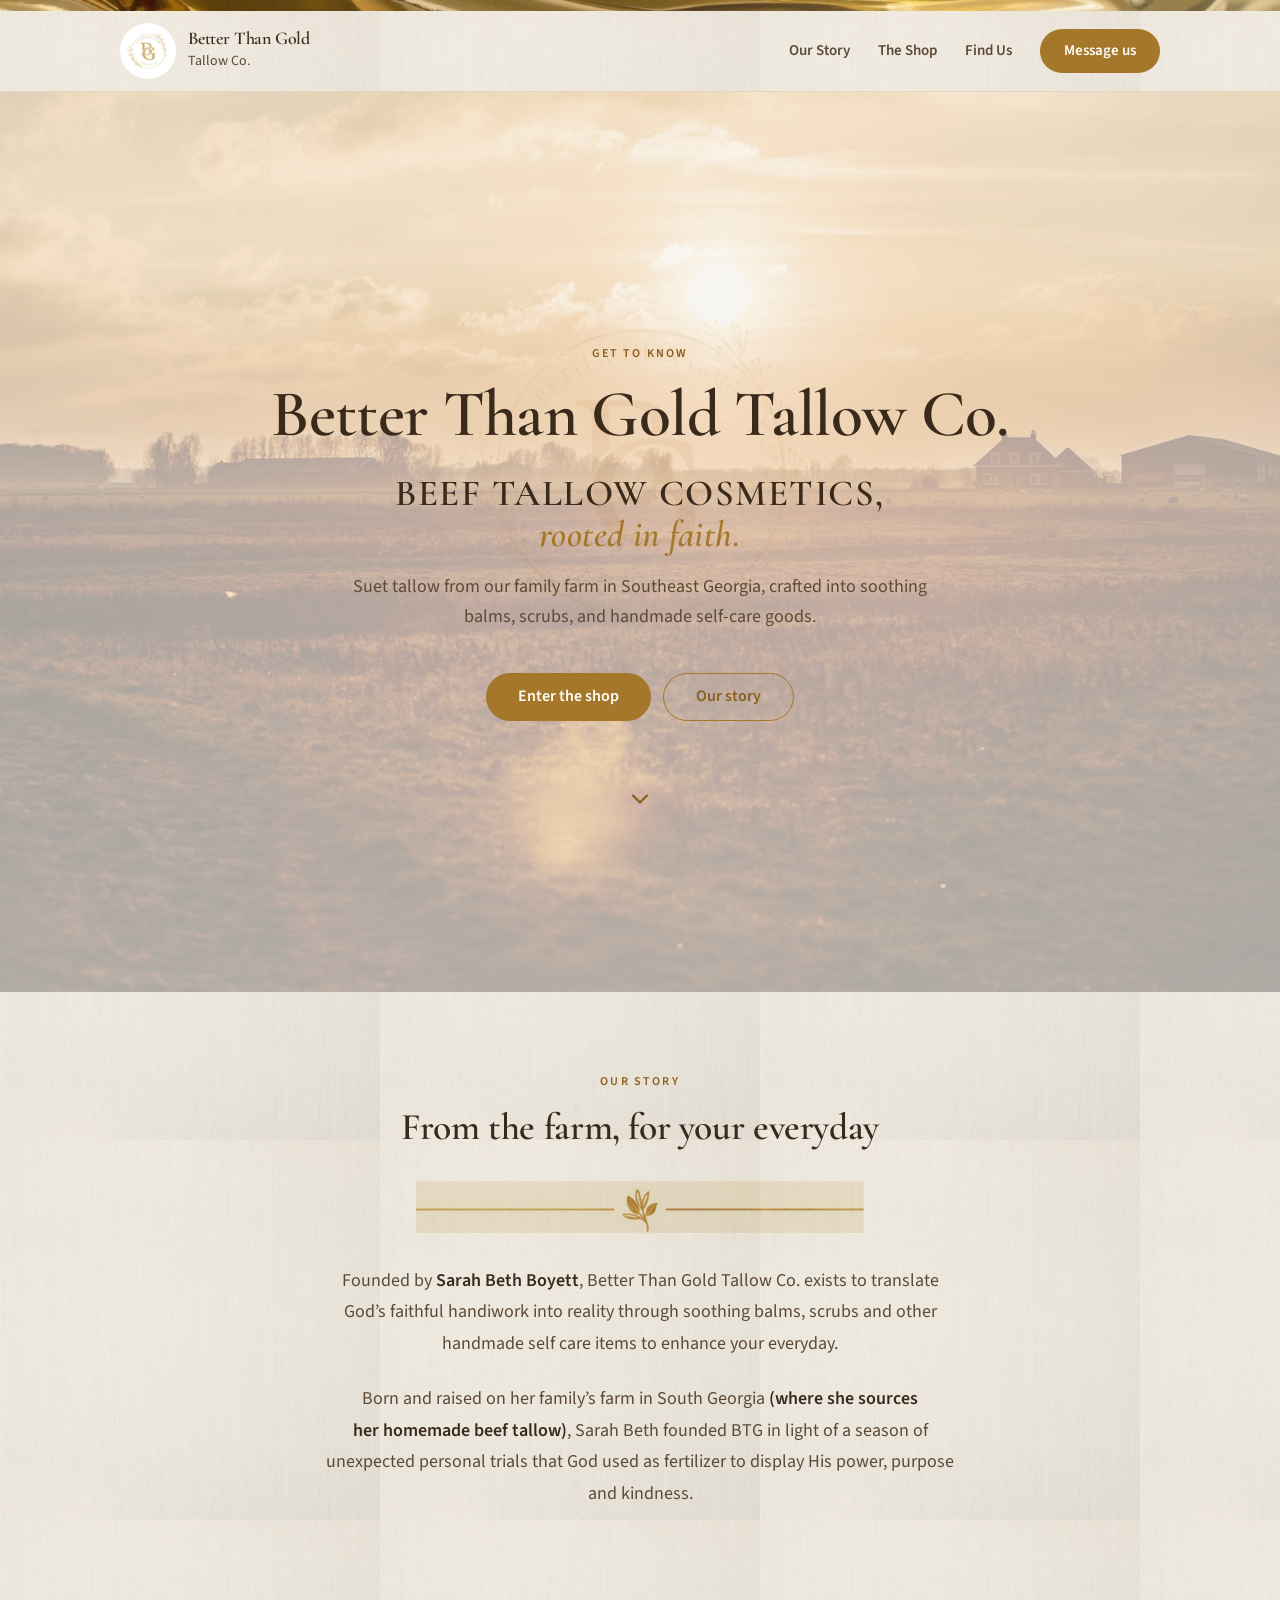
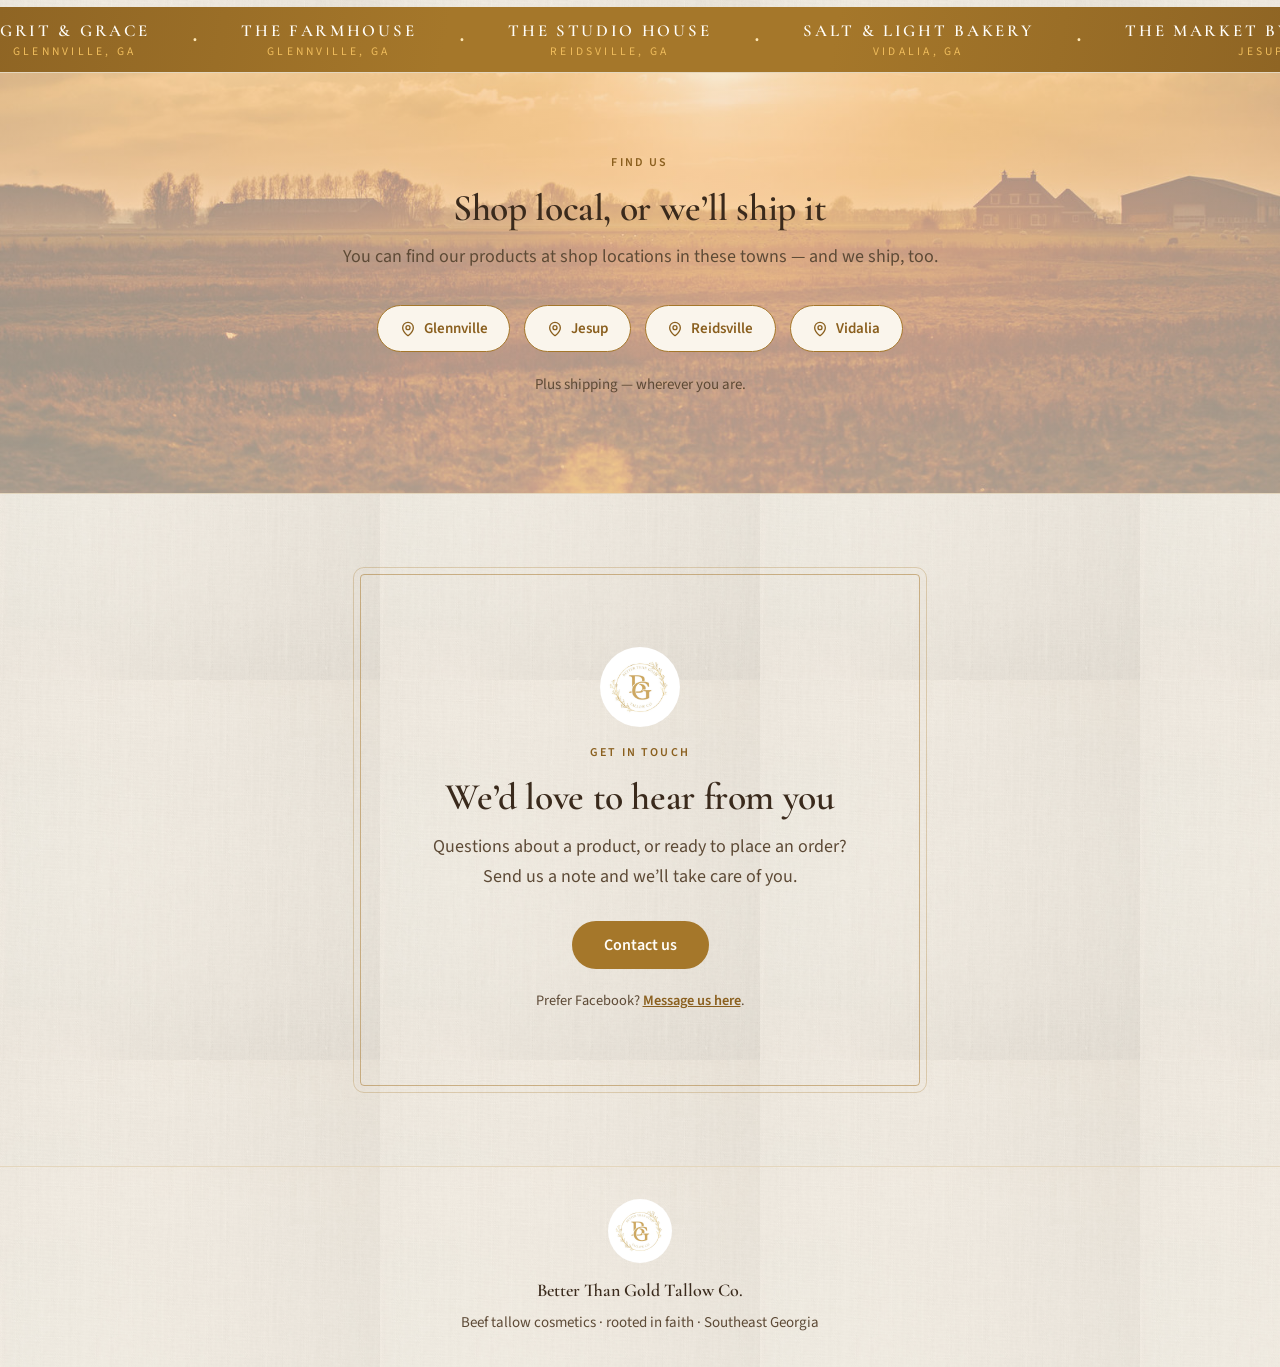
<file: index.html>
<!DOCTYPE html>
<html lang="en">
<head>
  <meta charset="UTF-8">
  <meta name="viewport" content="width=device-width, initial-scale=1.0">
  <title>Better Than Gold Tallow Co.</title>
  <meta name="description" content="Handmade beef tallow cosmetics from our family farm in Southeast Georgia. Balms, scrubs & more — rooted in faith. Find us in Glennville, Jesup, Reidsville & Vidalia, plus shipping.">
  <meta name="theme-color" content="#a5772a">
  <link rel="icon" type="image/png" href="brand/favicon.png">
  <link rel="apple-touch-icon" href="brand/favicon.png">
  <link rel="preconnect" href="https://fonts.googleapis.com">
  <link rel="preconnect" href="https://fonts.gstatic.com" crossorigin>
  <link href="https://fonts.googleapis.com/css2?family=Cormorant+Garamond:ital,wght@0,400;0,500;0,600;0,700;1,500;1,600&family=Great+Vibes&family=Source+Sans+3:ital,wght@0,400;0,600;1,400&display=swap" rel="stylesheet">
  <link rel="stylesheet" href="styles.css">
</head>
<body>
  <div class="site-shell" id="top">
    <div class="gold-bar" aria-hidden="true"></div>
    <header class="site-header">
      <div class="header-inner">
        <a class="brand" href="./">
          <img class="logo-circle logo-circle-sm" src="brand/logo.jpg" alt="" aria-hidden="true">
          <span>
            <span class="brand-name">Better Than Gold</span>
            <span class="brand-sub">Tallow Co.</span>
          </span>
        </a>
        <nav class="desktop-nav" aria-label="Main">
          <a href="#story">Our Story</a>
          <a href="products/">The Shop</a>
          <a href="#find-us">Find Us</a>
          <a class="btn btn-gold btn-md" href="https://www.facebook.com/share/1DVY5gSKAP/" target="_blank" rel="noopener noreferrer">Message us</a>
        </nav>
        <button class="nav-toggle" type="button" aria-label="Open menu" aria-expanded="false">
          <svg class="icon-menu" xmlns="http://www.w3.org/2000/svg" width="24" height="24" viewBox="0 0 24 24" fill="none" stroke="currentColor" stroke-width="2" stroke-linecap="round" stroke-linejoin="round" aria-hidden="true"><path d="M4 5h16"/><path d="M4 12h16"/><path d="M4 19h16"/></svg>
        </button>
      </div>
      <nav class="mobile-nav" aria-label="Mobile">
        <a href="#story">Our Story</a>
        <a href="products/">The Shop</a>
        <a href="#find-us">Find Us</a>
        <a class="btn btn-gold btn-lg" href="https://www.facebook.com/share/1DVY5gSKAP/" target="_blank" rel="noopener noreferrer">Message us</a>
      </nav>
    </header>

    <main>
      <section class="intro-hero">
        <img class="hero-watermark hero-watermark-img" src="brand/logo.jpg" alt="" aria-hidden="true">
        <p class="eyebrow intro-kicker rise rise-2">Get to know</p>
        <h1 class="intro-title rise rise-3">Better Than Gold Tallow Co.</h1>
        <p class="intro-script rise rise-4">Beef tallow cosmetics,<br><em>rooted in faith.</em></p>
        <p class="lede rise rise-4">Suet tallow from our family farm in Southeast Georgia, crafted into soothing balms, scrubs, and handmade self-care goods.</p>
        <div class="hero-actions rise rise-5">
          <a class="btn btn-gold btn-lg" href="products/">Enter the shop</a>
          <a class="btn btn-outline btn-lg" href="#story">Our story</a>
        </div>
        <a class="bob" href="#story" aria-label="Scroll to our story">
          <svg xmlns="http://www.w3.org/2000/svg" width="28" height="28" viewBox="0 0 24 24" fill="none" stroke="currentColor" stroke-width="2" stroke-linecap="round" stroke-linejoin="round" aria-hidden="true"><path d="m6 9 6 6 6-6"/></svg>
        </a>
      </section>


      <section id="story" class="section">
        <div class="narrow">
          <p class="eyebrow">Our story</p>
          <h2>From the farm, for your everyday</h2>
          <img class="gold-divider divider-space" src="textures/divider.jpg" alt="" aria-hidden="true">
          <p class="story-copy">Founded by <strong>Sarah Beth Boyett</strong>, Better Than Gold Tallow Co. exists to translate God&rsquo;s faithful handiwork into reality through soothing balms, scrubs and other handmade self care items to enhance your everyday.</p>
          <p class="story-copy">Born and raised on her family&rsquo;s farm in South Georgia <strong>(where she sources her homemade beef tallow)</strong>, Sarah Beth founded BTG in light of a season of unexpected personal trials that God used as fertilizer to display His power, purpose and kindness.</p>
        </div>
      </section>

      <div class="partner-marquee" aria-label="Businesses we partner with">
        <div class="marquee-track" id="partnerTrack" aria-hidden="true"></div>
      </div>

      <section id="find-us" class="section find-us">
        <div class="narrow" style="max-width: 680px">
          <p class="eyebrow">Find us</p>
          <h2>Shop local, or we&rsquo;ll ship it</h2>
          <p class="find-copy">You can find our products at shop locations in these towns — and we ship, too.</p>
          <ul class="towns stagger">
            <li>
              <a href="https://www.google.com/maps/search/?api=1&amp;query=Glennville%2C+GA" target="_blank" rel="noopener noreferrer">
                <svg xmlns="http://www.w3.org/2000/svg" width="16" height="16" viewBox="0 0 24 24" fill="none" stroke="currentColor" stroke-width="2" stroke-linecap="round" stroke-linejoin="round" aria-hidden="true"><path d="M20 10c0 4.993-5.539 10.193-7.399 11.799a1 1 0 0 1-1.202 0C9.539 20.193 4 14.993 4 10a8 8 0 0 1 16 0"/><circle cx="12" cy="10" r="3"/></svg>
                Glennville
              </a>
            </li>
            <li>
              <a href="https://www.google.com/maps/search/?api=1&amp;query=Jesup%2C+GA" target="_blank" rel="noopener noreferrer">
                <svg xmlns="http://www.w3.org/2000/svg" width="16" height="16" viewBox="0 0 24 24" fill="none" stroke="currentColor" stroke-width="2" stroke-linecap="round" stroke-linejoin="round" aria-hidden="true"><path d="M20 10c0 4.993-5.539 10.193-7.399 11.799a1 1 0 0 1-1.202 0C9.539 20.193 4 14.993 4 10a8 8 0 0 1 16 0"/><circle cx="12" cy="10" r="3"/></svg>
                Jesup
              </a>
            </li>
            <li>
              <a href="https://www.google.com/maps/search/?api=1&amp;query=Reidsville%2C+GA" target="_blank" rel="noopener noreferrer">
                <svg xmlns="http://www.w3.org/2000/svg" width="16" height="16" viewBox="0 0 24 24" fill="none" stroke="currentColor" stroke-width="2" stroke-linecap="round" stroke-linejoin="round" aria-hidden="true"><path d="M20 10c0 4.993-5.539 10.193-7.399 11.799a1 1 0 0 1-1.202 0C9.539 20.193 4 14.993 4 10a8 8 0 0 1 16 0"/><circle cx="12" cy="10" r="3"/></svg>
                Reidsville
              </a>
            </li>
            <li>
              <a href="https://www.google.com/maps/search/?api=1&amp;query=Vidalia%2C+GA" target="_blank" rel="noopener noreferrer">
                <svg xmlns="http://www.w3.org/2000/svg" width="16" height="16" viewBox="0 0 24 24" fill="none" stroke="currentColor" stroke-width="2" stroke-linecap="round" stroke-linejoin="round" aria-hidden="true"><path d="M20 10c0 4.993-5.539 10.193-7.399 11.799a1 1 0 0 1-1.202 0C9.539 20.193 4 14.993 4 10a8 8 0 0 1 16 0"/><circle cx="12" cy="10" r="3"/></svg>
                Vidalia
              </a>
            </li>
          </ul>
          <p class="shipping">Plus shipping — wherever you are.</p>
        </div>
      </section>


      <section id="contact" class="section">
        <div class="letter-card">
          <img class="logo-circle logo-circle-lg" src="brand/logo.jpg" alt="">
          <p class="eyebrow">Get in touch</p>
          <h2>We&rsquo;d love to hear from you</h2>
          <p class="letter-copy">Questions about a product, or ready to place an order? Send us a note and we&rsquo;ll take care of you.</p>
          <button class="btn btn-gold btn-lg" type="button" id="contact-toggle" aria-expanded="false" aria-controls="contact-form-wrap">Contact us</button>
          <div class="contact-form-wrap" id="contact-form-wrap" hidden>
            <form id="contact-form" class="contact-form" novalidate>
              <div class="field-row">
                <label class="field"><span>Name</span><input type="text" name="name" required autocomplete="name" placeholder="Your name"></label>
                <label class="field"><span>Email</span><input type="email" name="email" required autocomplete="email" placeholder="you@example.com"></label>
              </div>
              <label class="field"><span>Phone <em>(optional)</em></span><input type="tel" name="phone" autocomplete="tel" placeholder="Your phone number"></label>
              <fieldset class="field field-type">
                <legend>I&rsquo;m reaching out as a&hellip;</legend>
                <div class="pill-row">
                  <label class="pill"><input type="radio" name="customer_type" value="Consumer" checked><span>Consumer</span></label>
                  <label class="pill"><input type="radio" name="customer_type" value="Business"><span>Business</span></label>
                </div>
              </fieldset>
              <label class="field"><span>Message</span><textarea name="message" rows="4" required placeholder="What can we help you with?"></textarea></label>
              <button class="btn btn-gold btn-lg" type="submit">Send message</button>
              <p class="form-note" role="status" aria-live="polite"></p>
            </form>
          </div>
          <p class="fb-alt">Prefer Facebook? <a href="https://www.facebook.com/share/1DVY5gSKAP/" target="_blank" rel="noopener noreferrer">Message us here</a>.</p>
        </div>
      </section>
    </main>

    <footer class="site-footer">
      <img class="logo-circle logo-circle-md" src="brand/logo.jpg" alt="" aria-hidden="true">
      <p class="footer-name">Better Than Gold Tallow Co.</p>
      <p class="footer-sub">Beef tallow cosmetics · rooted in faith · Southeast Georgia</p>
    </footer>
  </div>

  <script type="application/ld+json">
  {
    "@context": "https://schema.org",
    "@type": "Store",
    "name": "Better Than Gold Tallow Co.",
    "description": "Handmade beef tallow cosmetics from a family farm in Southeast Georgia. Rooted in faith.",
    "founder": { "@type": "Person", "name": "Sarah Beth Boyett" },
    "areaServed": ["Glennville, GA", "Jesup, GA", "Reidsville, GA", "Vidalia, GA"],
    "sameAs": ["https://www.facebook.com/share/1DVY5gSKAP/"]
  }
  </script>
  <script src="nav.js"></script>
</body>
</html>
</file>
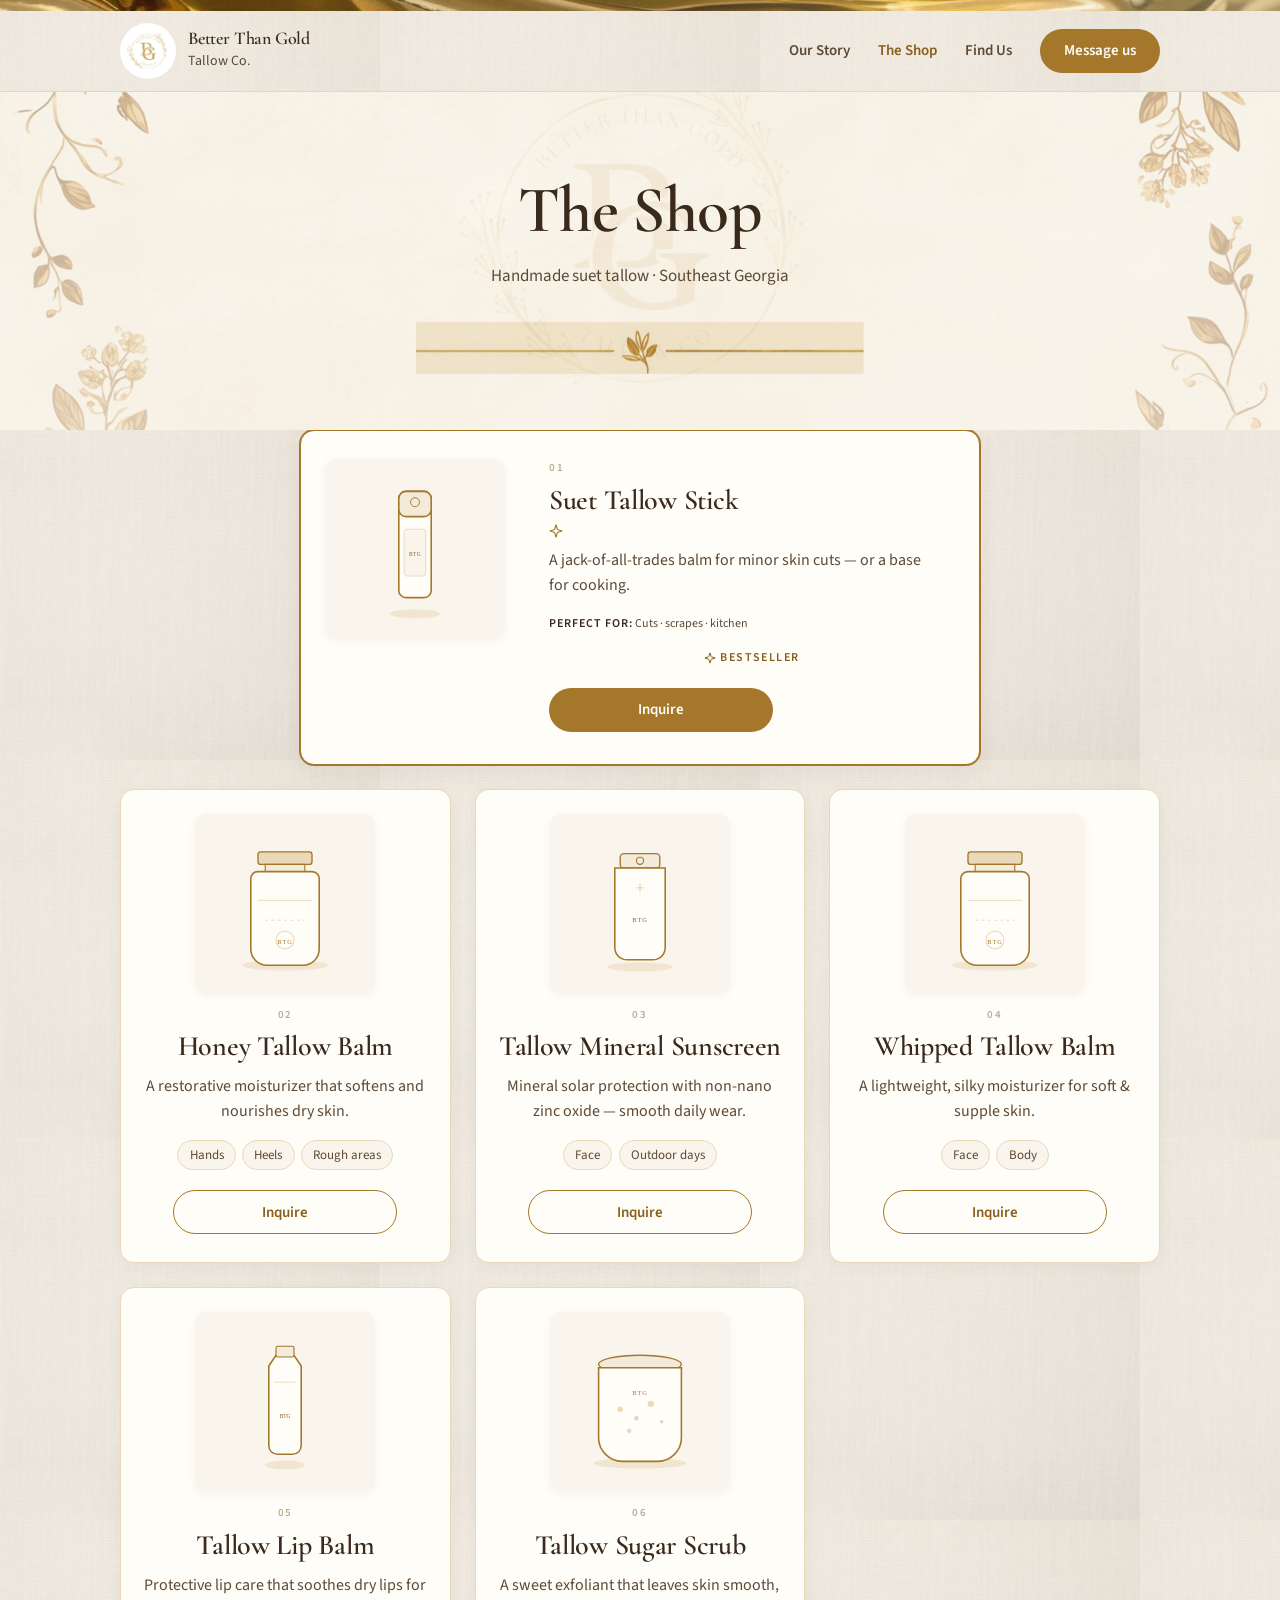
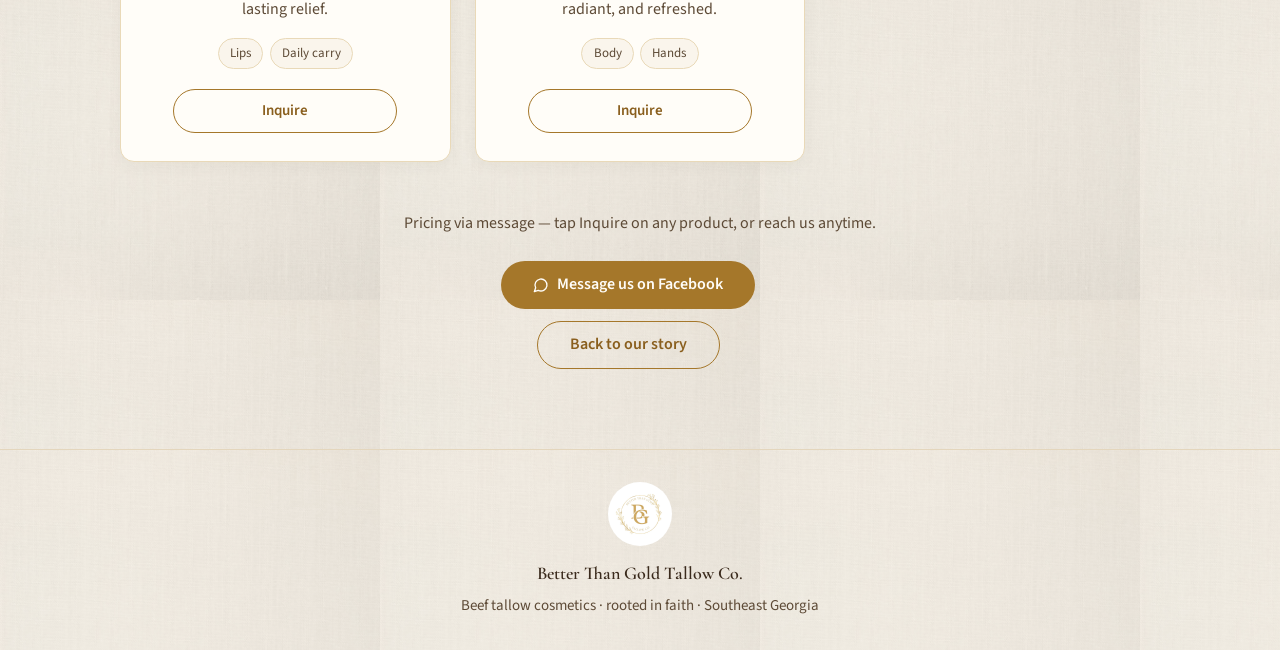
<file: products/index.html>
<!DOCTYPE html>
<html lang="en">
<head>
  <meta charset="UTF-8">
  <meta name="viewport" content="width=device-width, initial-scale=1.0">
  <title>The Shop · Better Than Gold Tallow Co.</title>
  <meta name="description" content="Honey Tallow Balm, mineral sunscreen, whipped balm, lip balm, sugar scrub, and the Suet Tallow Stick — handmade in Southeast Georgia.">
  <meta name="theme-color" content="#a5772a">
  <link rel="icon" type="image/png" href="../brand/favicon.png">
  <link rel="apple-touch-icon" href="../brand/favicon.png">
  <link rel="preconnect" href="https://fonts.googleapis.com">
  <link rel="preconnect" href="https://fonts.gstatic.com" crossorigin>
  <link href="https://fonts.googleapis.com/css2?family=Cormorant+Garamond:ital,wght@0,400;0,500;0,600;0,700;1,500;1,600&family=Great+Vibes&family=Source+Sans+3:ital,wght@0,400;0,600;1,400&display=swap" rel="stylesheet">
  <link rel="stylesheet" href="../styles.css">
</head>
<body>
  <div class="site-shell" id="top">
    <div class="gold-bar" aria-hidden="true"></div>
    <header class="site-header">
      <div class="header-inner">
        <a class="brand" href="../">
          <img class="logo-circle logo-circle-sm" src="../brand/logo.jpg" alt="" aria-hidden="true">
          <span>
            <span class="brand-name">Better Than Gold</span>
            <span class="brand-sub">Tallow Co.</span>
          </span>
        </a>
        <nav class="desktop-nav" aria-label="Main">
          <a href="../#story">Our Story</a>
          <a class="is-active" href="./">The Shop</a>
          <a href="../#find-us">Find Us</a>
          <a class="btn btn-gold btn-md" href="https://www.facebook.com/share/1DVY5gSKAP/" target="_blank" rel="noopener noreferrer">Message us</a>
        </nav>
        <button class="nav-toggle" type="button" aria-label="Open menu" aria-expanded="false">
          <svg class="icon-menu" xmlns="http://www.w3.org/2000/svg" width="24" height="24" viewBox="0 0 24 24" fill="none" stroke="currentColor" stroke-width="2" stroke-linecap="round" stroke-linejoin="round" aria-hidden="true"><path d="M4 5h16"/><path d="M4 12h16"/><path d="M4 19h16"/></svg>
        </button>
      </div>
      <nav class="mobile-nav" aria-label="Mobile">
        <a href="../#story">Our Story</a>
        <a href="./">The Shop</a>
        <a href="../#find-us">Find Us</a>
        <a class="btn btn-gold btn-lg" href="https://www.facebook.com/share/1DVY5gSKAP/" target="_blank" rel="noopener noreferrer">Message us</a>
      </nav>
    </header>

    <main>
      <section class="shop-hero">
        <img class="hero-watermark hero-watermark-img" src="../brand/logo.jpg" alt="" aria-hidden="true">
        <h1 class="shop-title rise">The Shop</h1>
        <p class="shop-subline rise rise-2">Handmade suet tallow · Southeast Georgia</p>
        <img class="gold-divider divider-space" src="../textures/divider.jpg" alt="" aria-hidden="true">
      </section>

      <!-- Featured bestseller -->
      <div class="featured-row">
        <article class="product-card product-card-framed is-bestseller is-featured stagger">
          <div class="product-media">
            <img src="silhouettes/stick.svg" alt="" width="200" height="200" loading="lazy">
          </div>
          <p class="product-num">01</p>
          <h2 class="product-name">Suet Tallow Stick</h2>
          <svg class="sparkle" xmlns="http://www.w3.org/2000/svg" viewBox="0 0 24 24" fill="none" stroke="currentColor" stroke-width="2" stroke-linecap="round" stroke-linejoin="round" aria-hidden="true"><path d="M9.937 15.5A2 2 0 0 0 8.5 14.063l-6.135-1.582a.5.5 0 0 1 0-.962L8.5 9.936A2 2 0 0 0 9.937 8.5l1.582-6.135a.5.5 0 0 1 .963 0L14.063 8.5A2 2 0 0 0 15.5 9.937l6.135 1.581a.5.5 0 0 1 0 .964L15.5 14.063a2 2 0 0 0-1.437 1.437l-1.582 6.135a.5.5 0 0 1-.963 0z"/></svg>
          <p class="product-blurb">A jack-of-all-trades balm for minor skin cuts — or a base for cooking.</p>
          <p class="perfect-for">Perfect for: <span>Cuts · scrapes · kitchen</span></p>
          <p class="bestseller">
            <svg xmlns="http://www.w3.org/2000/svg" viewBox="0 0 24 24" fill="none" stroke="currentColor" stroke-width="2" stroke-linecap="round" stroke-linejoin="round" aria-hidden="true"><path d="M9.937 15.5A2 2 0 0 0 8.5 14.063l-6.135-1.582a.5.5 0 0 1 0-.962L8.5 9.936A2 2 0 0 0 9.937 8.5l1.582-6.135a.5.5 0 0 1 .963 0L14.063 8.5A2 2 0 0 0 15.5 9.937l6.135 1.581a.5.5 0 0 1 0 .964L15.5 14.063a2 2 0 0 0-1.437 1.437l-1.582 6.135a.5.5 0 0 1-.963 0z"/></svg>
            Bestseller
          </p>
          <a class="btn btn-gold btn-md btn-inquire" href="https://www.facebook.com/share/1DVY5gSKAP/" target="_blank" rel="noopener noreferrer">Inquire</a>
        </article>
      </div>

      <ol class="product-grid stagger">
        <li class="product-card product-card-framed">
          <div class="product-media">
            <img src="silhouettes/jar.svg" alt="" width="200" height="200" loading="lazy">
          </div>
          <p class="product-num">02</p>
          <h2 class="product-name">Honey Tallow Balm</h2>
          <p class="product-blurb">A restorative moisturizer that softens and nourishes dry skin.</p>
          <div class="chip-row" aria-label="Perfect for">
            <span class="chip">Hands</span>
            <span class="chip">Heels</span>
            <span class="chip">Rough areas</span>
          </div>
          <a class="btn btn-outline btn-md btn-inquire" href="https://www.facebook.com/share/1DVY5gSKAP/" target="_blank" rel="noopener noreferrer">Inquire</a>
        </li>
        <li class="product-card product-card-framed">
          <div class="product-media">
            <img src="silhouettes/sunscreen.svg" alt="" width="200" height="200" loading="lazy">
          </div>
          <p class="product-num">03</p>
          <h2 class="product-name">Tallow Mineral Sunscreen</h2>
          <p class="product-blurb">Mineral solar protection with non-nano zinc oxide — smooth daily wear.</p>
          <div class="chip-row" aria-label="Perfect for">
            <span class="chip">Face</span>
            <span class="chip">Outdoor days</span>
          </div>
          <a class="btn btn-outline btn-md btn-inquire" href="https://www.facebook.com/share/1DVY5gSKAP/" target="_blank" rel="noopener noreferrer">Inquire</a>
        </li>
        <li class="product-card product-card-framed">
          <div class="product-media">
            <img src="silhouettes/jar.svg" alt="" width="200" height="200" loading="lazy">
          </div>
          <p class="product-num">04</p>
          <h2 class="product-name">Whipped Tallow Balm</h2>
          <p class="product-blurb">A lightweight, silky moisturizer for soft &amp; supple skin.</p>
          <div class="chip-row" aria-label="Perfect for">
            <span class="chip">Face</span>
            <span class="chip">Body</span>
          </div>
          <a class="btn btn-outline btn-md btn-inquire" href="https://www.facebook.com/share/1DVY5gSKAP/" target="_blank" rel="noopener noreferrer">Inquire</a>
        </li>
        <li class="product-card product-card-framed">
          <div class="product-media">
            <img src="silhouettes/tube.svg" alt="" width="200" height="200" loading="lazy">
          </div>
          <p class="product-num">05</p>
          <h2 class="product-name">Tallow Lip Balm</h2>
          <p class="product-blurb">Protective lip care that soothes dry lips for lasting relief.</p>
          <div class="chip-row" aria-label="Perfect for">
            <span class="chip">Lips</span>
            <span class="chip">Daily carry</span>
          </div>
          <a class="btn btn-outline btn-md btn-inquire" href="https://www.facebook.com/share/1DVY5gSKAP/" target="_blank" rel="noopener noreferrer">Inquire</a>
        </li>
        <li class="product-card product-card-framed">
          <div class="product-media">
            <img src="silhouettes/scrub.svg" alt="" width="200" height="200" loading="lazy">
          </div>
          <p class="product-num">06</p>
          <h2 class="product-name">Tallow Sugar Scrub</h2>
          <p class="product-blurb">A sweet exfoliant that leaves skin smooth, radiant, and refreshed.</p>
          <div class="chip-row" aria-label="Perfect for">
            <span class="chip">Body</span>
            <span class="chip">Hands</span>
          </div>
          <a class="btn btn-outline btn-md btn-inquire" href="https://www.facebook.com/share/1DVY5gSKAP/" target="_blank" rel="noopener noreferrer">Inquire</a>
        </li>
      </ol>


      <div class="shop-cta">
        <p>Pricing via message — tap Inquire on any product, or reach us anytime.</p>
        <div class="hero-actions">
          <a class="btn btn-gold btn-lg" href="https://www.facebook.com/share/1DVY5gSKAP/" target="_blank" rel="noopener noreferrer">
            <svg xmlns="http://www.w3.org/2000/svg" width="16" height="16" viewBox="0 0 24 24" fill="none" stroke="currentColor" stroke-width="2" stroke-linecap="round" stroke-linejoin="round" aria-hidden="true"><path d="M7.9 20A9 9 0 1 0 4 16.1L2 22z"/></svg>
            Message us on Facebook
          </a>
          <a class="btn btn-outline btn-lg" href="../#story">Back to our story</a>
        </div>
      </div>
    </main>

    <footer class="site-footer">
      <img class="logo-circle logo-circle-md" src="../brand/logo.jpg" alt="" aria-hidden="true">
      <p class="footer-name">Better Than Gold Tallow Co.</p>
      <p class="footer-sub">Beef tallow cosmetics · rooted in faith · Southeast Georgia</p>
    </footer>
  </div>
  <script src="../nav.js"></script>
</body>
</html>
</file>
<file: styles.css>
:root {
  --cream: #faf5ec;
  --cream-deep: #f3ead9;
  --paper: #fffdf8;
  --ink: #3a2a1c;
  --ink-soft: #5d4a36;
  --gold: #a5772a;
  --gold-deep: #8a5f1e;
  --gold-soft: #e9d9b8;
  --gold-shine: #f3e1a8;
  --line: #e4d6bd;
  --font-display: "Cormorant Garamond", Georgia, "Times New Roman", serif;
  --font-body: "Source Sans 3", "Source Sans Pro", system-ui, -apple-system, "Segoe UI", sans-serif;
  --font-script: "Great Vibes", "Apple Chancery", cursive;
  --ease-out: cubic-bezier(0.23, 1, 0.32, 1);
  --measure: 40rem;
}

*,
*::before,
*::after {
  box-sizing: border-box;
}

html {
  scroll-behavior: smooth;
  -webkit-font-smoothing: antialiased;
  -moz-osx-font-smoothing: grayscale;
}

@media (prefers-reduced-motion: reduce) {
  html {
    scroll-behavior: auto;
  }
  *,
  *::before,
  *::after {
    animation: none !important;
    transition: none !important;
  }
}

body {
  margin: 0;
  background-color: var(--cream);
  color: var(--ink);
  font-family: var(--font-body);
  font-size: 1.125rem;
  font-weight: 400;
  line-height: 1.7;
}

button:not(:disabled),
[role="button"]:not(:disabled) {
  cursor: pointer;
}

h1,
h2,
h3 {
  font-family: var(--font-display);
  text-wrap: balance;
  line-height: 1.18;
  letter-spacing: -0.01em;
  margin: 0;
  color: var(--ink);
}

p {
  text-wrap: pretty;
}

a {
  color: inherit;
}

.site-shell {
  min-height: 100vh;
  color: var(--ink);
  background-color: var(--cream);
  background-image:
    linear-gradient(
      color-mix(in oklab, var(--cream) 72%, transparent),
      color-mix(in oklab, var(--cream) 72%, transparent)
    ),
    url("textures/linen.jpg");
  background-size: auto, 380px;
  background-repeat: repeat;
}

.gold-bar {
  position: relative;
  height: 0.7rem;
  overflow: hidden;
  background-color: var(--gold);
  background-image: url("textures/gold-bar.jpg");
  background-size: cover;
  background-position: center;
}

.gold-bar::after {
  content: "";
  position: absolute;
  inset: 0;
  background: linear-gradient(
    90deg,
    transparent 0%,
    color-mix(in oklab, var(--gold-shine) 42%, transparent) 50%,
    transparent 100%
  );
  background-size: 220% 100%;
  animation: gold-sheen 9s var(--ease-out) infinite;
}

@keyframes gold-sheen {
  0%,
  100% {
    background-position: 0% 50%;
  }
  50% {
    background-position: 100% 50%;
  }
}

.site-header {
  position: sticky;
  top: 0;
  z-index: 50;
  border-bottom: 1px solid var(--line);
  backdrop-filter: blur(8px);
  background-color: color-mix(in oklab, var(--cream) 88%, transparent);
  background-image:
    linear-gradient(
      color-mix(in oklab, var(--cream) 74%, transparent),
      color-mix(in oklab, var(--cream) 74%, transparent)
    ),
    url("textures/linen.jpg");
  background-size: auto, 380px;
}

.header-inner {
  display: flex;
  max-width: 1080px;
  margin: 0 auto;
  align-items: center;
  justify-content: space-between;
  padding: 0.75rem 1.25rem;
}

.brand {
  display: flex;
  align-items: center;
  gap: 0.75rem;
  text-decoration: none;
  color: var(--ink);
}

.brand-name {
  display: block;
  font-family: var(--font-display);
  font-size: 1.125rem;
  font-weight: 600;
  letter-spacing: -0.01em;
  line-height: 1.2;
}

.brand-sub {
  display: block;
  font-family: var(--font-body);
  font-size: 0.875rem;
  font-style: normal;
  font-weight: 400;
  color: var(--ink-soft);
}

.logo-circle {
  display: block;
  flex-shrink: 0;
  border-radius: 50%;
  object-fit: cover;
}
.logo-circle-sm {
  width: 3.5rem;
  height: 3.5rem;
}
.logo-circle-md {
  width: 4rem;
  height: 4rem;
}
.logo-circle-lg {
  width: 5rem;
  height: 5rem;
}

.desktop-nav {
  display: none;
  align-items: center;
  gap: 1.75rem;
}

.desktop-nav a:not(.btn) {
  font-family: var(--font-body);
  font-size: 0.9375rem;
  font-weight: 600;
  text-decoration: none;
  color: var(--ink-soft);
  transition: color 150ms var(--ease-out);
}

.desktop-nav a:not(.btn):hover,
.desktop-nav a.is-active {
  color: var(--gold-deep);
}

.nav-toggle {
  display: inline-flex;
  align-items: center;
  justify-content: center;
  width: 2.75rem;
  height: 2.75rem;
  min-width: 44px;
  min-height: 44px;
  border: 0;
  border-radius: 999px;
  background: transparent;
  color: var(--ink-soft);
  transition: transform 150ms var(--ease-out), color 150ms var(--ease-out);
}

.nav-toggle:active {
  transform: scale(0.9);
}

.nav-toggle:hover {
  color: var(--gold-deep);
}

.mobile-nav {
  display: none;
  flex-direction: column;
  gap: 0.25rem;
  border-top: 1px solid var(--line);
  background: var(--paper);
  padding: 0.75rem 1.25rem 1rem;
  opacity: 0;
  transform: translateY(-10px);
  transition:
    opacity 280ms var(--ease-out),
    transform 280ms var(--ease-out),
    display 280ms allow-discrete;
}

.mobile-nav.open {
  display: flex;
  opacity: 1;
  transform: none;
}

@starting-style {
  .mobile-nav.open {
    opacity: 0;
    transform: translateY(-10px);
  }
}

/* Staggered link entrance — restarts every time the menu opens */
.mobile-nav.open a {
  animation: menu-in 380ms var(--ease-out) both;
}
.mobile-nav.open a:nth-child(1) { animation-delay: 60ms; }
.mobile-nav.open a:nth-child(2) { animation-delay: 120ms; }
.mobile-nav.open a:nth-child(3) { animation-delay: 180ms; }
.mobile-nav.open a:nth-child(4) { animation-delay: 240ms; }

@keyframes menu-in {
  from {
    opacity: 0;
    transform: translateX(-12px);
  }
  to {
    opacity: 1;
    transform: none;
  }
}

.mobile-nav a:not(.btn) {
  padding: 0.75rem 0;
  min-height: 44px;
  font-family: var(--font-body);
  font-size: 1.0625rem;
  font-weight: 600;
  text-decoration: none;
  color: var(--ink);
  display: flex;
  align-items: center;
}

@media (min-width: 768px) {
  .desktop-nav {
    display: flex;
  }
  .nav-toggle,
  .mobile-nav,
  .mobile-nav.open {
    display: none;
  }
}

.btn {
  display: inline-flex;
  align-items: center;
  justify-content: center;
  gap: 0.5rem;
  white-space: nowrap;
  font-family: var(--font-body);
  font-weight: 600;
  text-decoration: none;
  border-radius: 999px;
  transition:
    background-color 150ms var(--ease-out),
    transform 150ms var(--ease-out),
    color 150ms var(--ease-out);
}

.btn:focus-visible {
  outline: 2px solid var(--gold);
  outline-offset: 2px;
}

.btn:active {
  transform: scale(0.98);
}

.btn svg {
  width: 1rem;
  height: 1rem;
  flex-shrink: 0;
}

.btn-gold {
  background: var(--gold);
  color: var(--paper);
  border: 0;
}

.btn-gold:hover {
  background: var(--gold-deep);
}

.btn-outline {
  background: transparent;
  color: var(--gold-deep);
  border: 1.5px solid var(--gold);
}

.btn-outline:hover {
  background: var(--gold-soft);
}

.btn-lg {
  height: 3rem;
  padding: 0 2rem;
  font-size: 1rem;
}

.btn-md {
  height: 2.75rem;
  padding: 0 1.5rem;
  font-size: 0.9375rem;
}

.eyebrow {
  margin: 0 0 0.75rem;
  font-family: var(--font-body);
  font-size: 0.75rem;
  font-weight: 600;
  letter-spacing: 0.18em;
  text-transform: uppercase;
  color: var(--gold-deep);
}

.gold-divider {
  display: block;
  width: min(28rem, 86vw);
  height: 3.25rem;
  margin-inline: auto;
  object-fit: cover;
  object-position: center;
  mix-blend-mode: multiply;
}

.intro-hero,
.shop-hero {
  position: relative;
  isolation: isolate;
  overflow: hidden;
}

/* Soft farm still + cream wash (~60%) for readable type */
.intro-hero::before {
  content: "";
  position: absolute;
  inset: 0;
  z-index: -1;
  background:
    linear-gradient(
      color-mix(in oklab, var(--cream) 62%, transparent),
      color-mix(in oklab, var(--cream) 68%, transparent)
    ),
    url("textures/farm.jpg") center / cover no-repeat;
  filter: saturate(0.72);
  animation: drift 22s var(--ease-out) infinite alternate;
}

.shop-hero::before {
  content: "";
  position: absolute;
  inset: 0;
  z-index: -1;
  background:
    linear-gradient(
      color-mix(in oklab, var(--cream) 55%, transparent),
      color-mix(in oklab, var(--cream) 70%, transparent)
    ),
    url("textures/parchment-corners.jpg") center / cover no-repeat;
}

@keyframes drift {
  from {
    transform: scale(1);
  }
  to {
    transform: scale(1.045);
  }
}

.intro-hero {
  display: flex;
  min-height: 100svh;
  flex-direction: column;
  align-items: center;
  justify-content: center;
  padding: 6rem 1.25rem 3rem;
  text-align: center;
}

.shop-hero {
  padding: 4rem 1.25rem 1.5rem;
  text-align: center;
}

@media (min-width: 768px) {
  .shop-hero {
    padding-top: 5rem;
  }
}

/* Quieter giant watermark — ≤14% opacity */
.hero-watermark {
  position: absolute;
  top: 42%;
  left: 50%;
  transform: translate(-50%, -50%);
  z-index: -1;
  font-family: var(--font-display);
  font-size: clamp(8rem, 28vw, 16rem);
  font-weight: 600;
  letter-spacing: 0.06em;
  color: var(--gold-deep);
  opacity: 0.12;
  pointer-events: none;
  user-select: none;
  line-height: 1;
  animation: watermark-drift linear both;
  animation-timeline: scroll();
  animation-range: 0 90svh;
}

@keyframes watermark-drift {
  from {
    transform: translate(-50%, -50%);
  }
  to {
    transform: translate(-50%, calc(-50% + 56px));
  }
}

@media (max-width: 640px) {
  .hero-watermark {
    opacity: 0.09;
  }
}

.intro-kicker {
  margin: 2rem 0 0.75rem;
}

.intro-title,
.shop-title {
  font-size: clamp(2.4rem, 7vw, 4.1rem);
  font-weight: 600;
  color: var(--ink);
}

.intro-script {
  margin: 1.25rem auto 0;
  max-width: 36rem;
  font-family: var(--font-display);
  font-weight: 600;
  font-size: clamp(1.5rem, 4vw, 2.3rem);
  line-height: 1.12;
  letter-spacing: 0.04em;
  text-transform: uppercase;
  color: var(--ink);
}
.intro-script em {
  font-style: italic;
  text-transform: none;
  letter-spacing: 0.01em;
  color: var(--gold);
}

.lede {
  margin: 1rem auto 0;
  max-width: 36rem;
  font-family: var(--font-body);
  font-size: 1.125rem;
  line-height: 1.7;
  color: var(--ink-soft);
}

.shop-subline {
  margin: 0.75rem auto 0;
  font-family: var(--font-body);
  font-size: 1.0625rem;
  font-weight: 400;
  color: var(--ink-soft);
}

.hero-actions {
  display: flex;
  flex-wrap: wrap;
  align-items: center;
  justify-content: center;
  gap: 0.75rem;
  margin-top: 2.5rem;
  width: 100%;
  max-width: 28rem;
}

@media (max-width: 640px) {
  .hero-actions {
    flex-direction: column;
    max-width: 100%;
  }
  .hero-actions .btn {
    width: 100%;
  }
}

.bob {
  display: inline-flex;
  align-items: center;
  justify-content: center;
  margin-top: 3.5rem;
  width: 2.75rem;
  height: 2.75rem;
  min-width: 44px;
  min-height: 44px;
  color: var(--gold-deep);
  text-decoration: none;
  animation: bob 2.4s var(--ease-out) infinite;
}

.bob svg {
  width: 1.75rem;
  height: 1.75rem;
}

@keyframes bob {
  0%,
  100% {
    transform: translateY(0);
  }
  50% {
    transform: translateY(6px);
  }
}

.section {
  scroll-margin-top: 6rem;
  padding: 4rem 1.25rem;
  text-align: center;
}

@media (min-width: 768px) {
  .section {
    padding-top: 5rem;
    padding-bottom: 5rem;
  }
}

.narrow {
  max-width: var(--measure);
  margin: 0 auto;
}

.section h2 {
  font-size: clamp(1.75rem, 4vw, 2.35rem);
  font-weight: 600;
  color: var(--ink);
}

.story-copy {
  margin-top: 0;
  font-family: var(--font-body);
  font-size: 1.125rem;
  line-height: 1.75;
  color: var(--ink-soft);
}

.story-copy + .story-copy {
  margin-top: 1.5rem;
}

.story-copy strong {
  color: var(--ink);
  font-weight: 600;
}

.divider-space {
  margin: 2rem auto;
}

.find-us {
  position: relative;
  isolation: isolate;
  background-color: var(--cream-deep);
  border-top: 1px solid var(--line);
  border-bottom: 1px solid var(--line);
}

.find-us::before {
  content: "";
  position: absolute;
  inset: 0;
  z-index: -1;
  background:
    linear-gradient(
      color-mix(in oklab, var(--cream-deep) 58%, transparent),
      color-mix(in oklab, var(--cream-deep) 64%, transparent)
    ),
    url("textures/farm.jpg") center / cover no-repeat;
}

.find-copy {
  margin: 0.75rem auto 0;
  max-width: 680px;
  font-family: var(--font-body);
  color: var(--ink-soft);
}

.towns {
  display: flex;
  flex-wrap: wrap;
  align-items: center;
  justify-content: center;
  gap: 0.75rem 0.875rem;
  margin: 2rem 0 0;
  padding: 0;
  list-style: none;
}

.towns li {
  display: inline-flex;
}

.towns a {
  display: inline-flex;
  align-items: center;
  justify-content: center;
  gap: 0.5rem;
  min-height: 44px;
  border: 1.5px solid var(--gold);
  border-radius: 999px;
  background: var(--cream);
  color: var(--gold-deep);
  font-family: var(--font-body);
  font-size: 0.9375rem;
  font-weight: 600;
  padding: 0.625rem 1.35rem;
  text-decoration: none;
  transition:
    background-color 150ms var(--ease-out),
    color 150ms var(--ease-out),
    border-color 150ms var(--ease-out);
}

.towns a:hover {
  background: var(--gold-soft);
  border-color: var(--gold-deep);
}

.towns a:focus-visible {
  outline: 2px solid var(--gold-deep);
  outline-offset: 3px;
}

.towns svg {
  width: 1rem;
  height: 1rem;
  flex-shrink: 0;
}

.shipping {
  margin-top: 1.25rem;
  font-family: var(--font-body);
  font-size: 0.9375rem;
  font-style: normal;
  font-weight: 400;
  color: var(--ink-soft);
}

.letter-card {
  background: transparent;
  max-width: 560px;
  margin: 0 auto;
  padding: 3rem 2.25rem;
  text-align: center;
  border: 1px solid rgba(165, 119, 42, 0.5);
  outline: 1px solid rgba(165, 119, 42, 0.28);
  outline-offset: 6px;
  border-radius: 4px;
}

@media (min-width: 768px) {
  .letter-card {
    padding: 4.5rem 4rem;
  }
}

.letter-card h2 {
  text-wrap: balance;
}

.letter-card .logo-circle {
  margin: 0 auto 1rem;
}

.letter-copy {
  margin: 0.75rem auto 1.75rem;
  font-family: var(--font-body);
  color: var(--ink-soft);
}

.trust-line {
  margin: 1rem 0 0;
  font-family: var(--font-body);
  font-size: 0.875rem;
  font-weight: 400;
  color: var(--ink-soft);
}

/* —— Shop products —— */
.featured-row {
  max-width: 720px;
  margin: 0 auto 1.5rem;
  padding: 0 1.25rem;
}

.product-grid {
  display: grid;
  grid-template-columns: 1fr;
  gap: 1.5rem;
  max-width: 1080px;
  margin: 0 auto;
  padding: 0 1.25rem 3rem;
  list-style: none;
}

@media (min-width: 640px) {
  .product-grid {
    grid-template-columns: 1fr 1fr;
  }
}

@media (min-width: 1024px) {
  .product-grid {
    grid-template-columns: 1fr 1fr 1fr;
  }
}

.product-card {
  display: flex;
  flex-direction: column;
  align-items: center;
  padding: 1.5rem 1.35rem 1.75rem;
  text-align: center;
  border-radius: 14px;
  border: 1.5px solid var(--gold-soft);
  background-color: var(--paper);
  box-shadow: 0 4px 16px color-mix(in oklab, var(--ink) 4%, transparent);
  transition:
    transform 250ms var(--ease-out),
    box-shadow 250ms var(--ease-out),
    border-color 250ms var(--ease-out);
}

.product-card-framed {
  background-image: none;
}

.product-card:hover {
  transform: translateY(-3px);
  border-color: var(--gold);
  box-shadow: 0 12px 28px color-mix(in oklab, var(--ink) 8%, transparent);
}

.product-card.is-bestseller {
  border-color: var(--gold);
  box-shadow: 0 0 0 1px var(--gold), 0 8px 24px color-mix(in oklab, var(--ink) 6%, transparent);
}

.product-card.is-featured {
  padding: 1.75rem 1.5rem 2rem;
}

@media (min-width: 640px) {
  .product-card.is-featured {
    display: grid;
    grid-template-columns: 200px 1fr;
    grid-template-rows: auto;
    column-gap: 1.5rem;
    text-align: left;
    align-items: start;
  }
  .product-card.is-featured .product-media {
    grid-row: 1 / span 7;
    margin: 0;
  }
  .product-card.is-featured .chip-row,
  .product-card.is-featured .perfect-for,
  .product-card.is-featured .bestseller,
  .product-card.is-featured .btn-inquire {
    justify-self: start;
  }
  .product-card.is-featured .sparkle {
    margin-left: 0;
    margin-right: auto;
  }
}

.product-media {
  width: 100%;
  max-width: 180px;
  aspect-ratio: 1 / 1;
  margin: 0 auto 0.75rem;
  border-radius: 12px;
  overflow: hidden;
  background: var(--cream);
  box-shadow: 0 2px 10px color-mix(in oklab, var(--ink) 5%, transparent);
}

.product-media img {
  display: block;
  width: 100%;
  height: 100%;
  object-fit: cover;
}

.product-num {
  margin: 0;
  font-family: var(--font-body);
  font-size: 0.6875rem;
  font-weight: 600;
  letter-spacing: 0.16em;
  color: color-mix(in oklab, var(--gold-soft) 70%, var(--ink-soft));
}

.product-name {
  margin-top: 0.35rem;
  font-family: var(--font-display);
  font-size: clamp(1.35rem, 3vw, 1.75rem);
  font-weight: 600;
  line-height: 1.2;
  color: var(--ink);
}

.sparkle {
  display: block;
  width: 0.875rem;
  height: 0.875rem;
  margin: 0.4rem auto 0;
  color: var(--gold);
}

.product-blurb {
  flex: 1;
  margin: 0.65rem 0 0;
  font-family: var(--font-body);
  font-size: 1rem;
  line-height: 1.55;
  color: var(--ink-soft);
}

.perfect-for {
  margin: 1rem 0 0;
  font-family: var(--font-body);
  font-size: 0.75rem;
  font-weight: 600;
  letter-spacing: 0.08em;
  text-transform: uppercase;
  color: var(--ink);
}

.perfect-for span {
  font-weight: 400;
  letter-spacing: 0;
  text-transform: none;
  color: var(--ink-soft);
}

.chip-row {
  display: flex;
  flex-wrap: wrap;
  justify-content: center;
  gap: 0.4rem;
  margin: 1rem 0 0;
}

.chip {
  display: inline-flex;
  align-items: center;
  min-height: 1.75rem;
  padding: 0.2rem 0.7rem;
  border: 1px solid var(--gold-soft);
  border-radius: 999px;
  background: var(--cream);
  font-family: var(--font-body);
  font-size: 0.8125rem;
  font-weight: 400;
  color: var(--ink-soft);
}

.bestseller {
  display: inline-flex;
  align-items: center;
  justify-content: center;
  gap: 0.25rem;
  margin: 0.85rem auto 0;
  font-family: var(--font-body);
  font-size: 0.75rem;
  font-weight: 600;
  letter-spacing: 0.12em;
  text-transform: uppercase;
  color: var(--gold-deep);
}

.bestseller svg {
  width: 0.75rem;
  height: 0.75rem;
}

.btn-inquire {
  margin-top: 1.25rem;
  width: 100%;
  max-width: 14rem;
}

@media (max-width: 639px) {
  .btn-inquire {
    max-width: 100%;
  }
}

.shop-cta {
  max-width: 32rem;
  margin: 0 auto;
  padding: 0 1.25rem 5rem;
  text-align: center;
}

.shop-cta p {
  margin: 0 0 1.5rem;
  font-family: var(--font-body);
  font-style: normal;
  font-size: 1rem;
  color: var(--ink-soft);
}

.shop-cta .hero-actions {
  margin-top: 0;
}

.site-footer {
  border-top: 1px solid var(--line);
  background-color: var(--cream);
  background-image:
    linear-gradient(
      color-mix(in oklab, var(--cream) 74%, transparent),
      color-mix(in oklab, var(--cream) 74%, transparent)
    ),
    url("textures/linen.jpg");
  background-size: auto, 380px;
  padding: 2rem 1.25rem;
  text-align: center;
}

.site-footer .logo-circle {
  margin: 0 auto 0.75rem;
}

.footer-name {
  margin: 0;
  font-family: var(--font-display);
  font-size: 1.125rem;
  font-weight: 600;
}

.footer-sub {
  margin: 0.25rem 0 0;
  font-family: var(--font-body);
  font-style: normal;
  font-size: 0.9375rem;
  color: var(--ink-soft);
}

@keyframes rise {
  from {
    opacity: 0;
    transform: translateY(14px);
  }
  to {
    opacity: 1;
    transform: none;
  }
}

.rise {
  animation: rise 800ms var(--ease-out) both;
}
.rise-2 {
  animation-delay: 120ms;
}
.rise-3 {
  animation-delay: 220ms;
}
.rise-4 {
  animation-delay: 340ms;
}
.rise-5 {
  animation-delay: 480ms;
}

.stagger > * {
  animation: rise 800ms var(--ease-out) both;
  animation-timeline: view();
  animation-range: entry 0% entry 55%;
}
.stagger > *:nth-child(1) {
  animation-delay: 40ms;
}
.stagger > *:nth-child(2) {
  animation-delay: 110ms;
}
.stagger > *:nth-child(3) {
  animation-delay: 180ms;
}
.stagger > *:nth-child(4) {
  animation-delay: 250ms;
}
.stagger > *:nth-child(5) {
  animation-delay: 320ms;
}
.stagger > *:nth-child(6) {
  animation-delay: 390ms;
}

/* ---- Scroll progress — thin gold fill pinned to the viewport top ---- */
body::before {
  content: "";
  position: fixed;
  top: 0;
  left: 0;
  right: 0;
  height: 4px;
  z-index: 100;
  background: linear-gradient(90deg, var(--gold-deep), var(--gold-shine));
  transform: scaleX(0);
  transform-origin: 0 50%;
  animation: scroll-progress linear both;
  animation-timeline: scroll();
}

@keyframes scroll-progress {
  to {
    transform: scaleX(1);
  }
}

/* ---- Menu scrim — soft dim behind the open mobile menu ---- */
.nav-scrim {
  position: fixed;
  inset: 0;
  z-index: 40;
  background: color-mix(in oklab, var(--ink) 32%, transparent);
  opacity: 0;
  visibility: hidden;
  transition:
    opacity 300ms var(--ease-out),
    visibility 300ms allow-discrete;
}

.nav-scrim.show {
  opacity: 1;
  visibility: visible;
}

@starting-style {
  .nav-scrim.show {
    opacity: 0;
  }
}

/* Lock background scroll while the menu is open */
body.menu-open {
  overflow: hidden;
}

/* Contact form */
.contact-form-wrap[hidden] {
  display: none;
}
.contact-form {
  margin: 1.75rem auto 0;
  max-width: 26rem;
  text-align: left;
  display: grid;
  gap: 1rem;
}
.field-row {
  display: grid;
  gap: 1rem;
}
@media (min-width: 560px) {
  .field-row {
    grid-template-columns: 1fr 1fr;
  }
}
.field > span,
.field-type legend {
  display: block;
  margin-bottom: 0.375rem;
  font-size: 0.75rem;
  font-weight: 600;
  letter-spacing: 0.1em;
  text-transform: uppercase;
  color: var(--ink-soft);
}
.field em {
  text-transform: none;
  letter-spacing: 0;
  font-weight: 400;
}
.field-type {
  border: 0;
  padding: 0;
  margin: 0;
}
.field input,
.field textarea {
  box-sizing: border-box;
  width: 100%;
  font-family: var(--font-body);
  font-size: 1rem;
  color: var(--ink);
  background: #fff;
  border: 1px solid var(--line);
  border-radius: 0.75rem;
  padding: 0.75rem 1rem;
}
.field input:focus,
.field textarea:focus {
  outline: 2px solid var(--gold);
  outline-offset: 1px;
  border-color: var(--gold);
}
.field textarea {
  resize: vertical;
  min-height: 6rem;
}
.pill-row {
  display: flex;
  gap: 0.75rem;
}
.pill {
  position: relative;
}
.pill input {
  position: absolute;
  opacity: 0;
  pointer-events: none;
}
.pill span {
  display: inline-block;
  padding: 0.6rem 1.4rem;
  border-radius: 999px;
  border: 1px solid var(--gold);
  color: var(--gold-deep);
  font-weight: 600;
  cursor: pointer;
  transition: background-color 150ms var(--ease-out), color 150ms var(--ease-out);
}
.pill input:checked + span {
  background: var(--gold);
  color: var(--paper);
}
.pill input:focus-visible + span {
  outline: 2px solid var(--gold-deep);
  outline-offset: 2px;
}
.contact-form .btn {
  justify-self: center;
}
.form-note {
  margin: 0;
  min-height: 1.25em;
  text-align: center;
  font-size: 0.9rem;
  color: var(--ink-soft);
}
.form-note.ok {
  color: var(--gold-deep);
  font-weight: 600;
}
.fb-alt {
  margin: 1.25rem 0 0;
  font-size: 0.9rem;
  color: var(--ink-soft);
}
.fb-alt a {
  color: var(--gold-deep);
  font-weight: 600;
}

/* Real-logo monogram watermark (faint gold, white knocked out via multiply) */
.hero-watermark-img {
  width: clamp(18rem, 55vw, 30rem);
  aspect-ratio: 1;
  border-radius: 50%;
  object-fit: cover;
  mix-blend-mode: multiply;
}

/* Partner marquee — gold band under the hero */
.partner-marquee {
  background: linear-gradient(100deg, #8f6524, var(--gold) 35%, var(--gold) 65%, #8f6524);
  overflow: hidden;
  padding: 0.8rem 0;
}
.marquee-track {
  display: flex;
  align-items: center;
  width: max-content;
  animation: marquee-scroll 30s linear infinite;
}
.mq-unit {
  display: inline-flex;
  align-items: center;
  gap: 2.75rem;
  padding-right: 2.75rem;
  white-space: nowrap;
}
.mq-place {
  display: inline-flex;
  flex-direction: column;
  align-items: center;
  gap: 0.25rem;
  line-height: 1.25;
}
.mq-name {
  font-family: var(--font-display);
  font-weight: 600;
  font-size: 1.05rem;
  letter-spacing: 0.16em;
  text-transform: uppercase;
  color: #fffdf8;
}
.mq-town {
  font-family: var(--font-body);
  font-size: 0.72rem;
  letter-spacing: 0.28em;
  text-transform: uppercase;
  color: #f0bd5c;
}
.mq-dot {
  color: #ffe9b8;
  font-size: 0.8rem;
}
@keyframes marquee-scroll {
  to { transform: translateX(-50%); }
}
.partner-marquee:hover .marquee-track,
.partner-marquee:focus-within .marquee-track {
  animation-play-state: paused;
}
@media (prefers-reduced-motion: reduce) {
  .marquee-track {
    animation: none;
    width: auto;
    flex-wrap: wrap;
    justify-content: center;
  }
}
</file>
